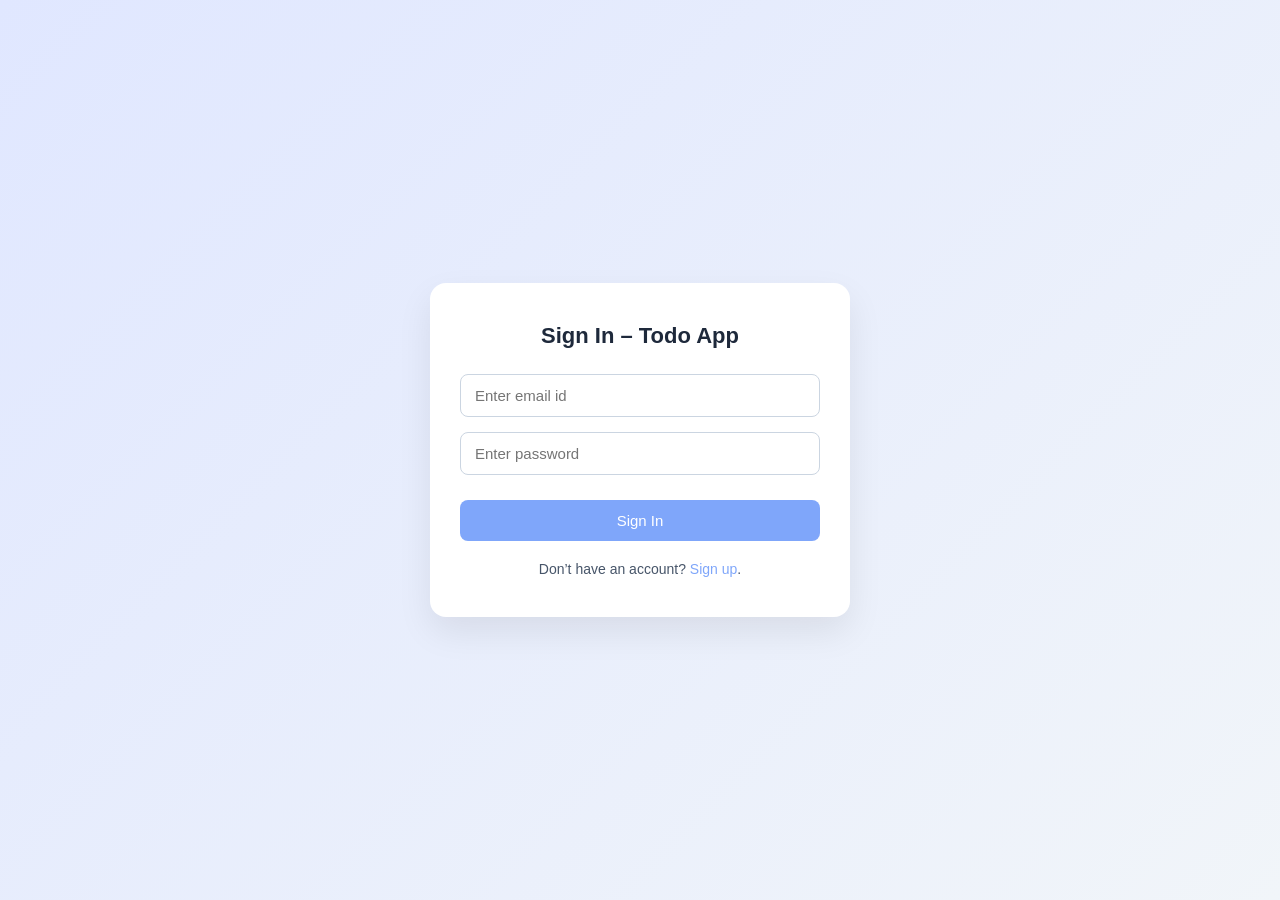
<file: index.html>
<!DOCTYPE html>
<html lang="en">

<head>
  <meta charset="UTF-8">
  <meta name="viewport" content="width=device-width, initial-scale=1.0">
  <link rel="stylesheet" href="styles.css">
  <title>Todo App</title>

</head>

<body>
  <div class="main">
    <div class="inputs">
      <h2>Sign In – Todo App
      </h2>
      <input type="email" placeholder="Enter email id" required>
      <input type="password" placeholder="Enter password" required>
      <button id="loginbutton">Sign In</button>
    </div>
    <p>Don’t have an account? <span><a href="register.html">Sign up</a>.</span></p>
  </div>
  <script src="login.js"></script>
</body>

</html>
</file>
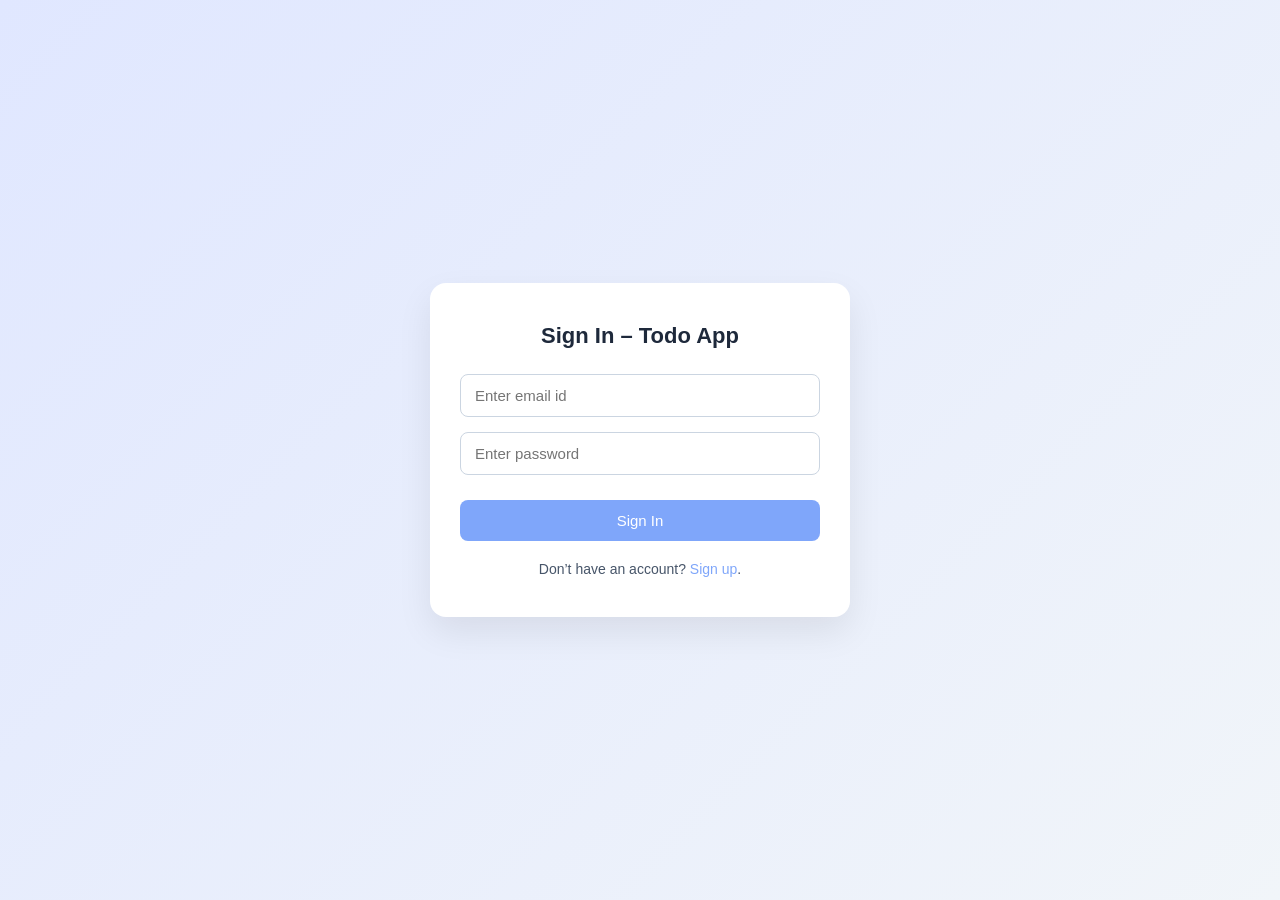
<file: dashboard.html>
<!DOCTYPE html>
<html lang="en">

<head>
  <meta charset="UTF-8">
  <meta name="viewport" content="width=device-width, initial-scale=1.0">
  <link rel="stylesheet" href="dashboard.css">
  <title>Task Manager Dashboard | Simple Todo App
  </title>

</head>

<body>

  <div class="main">
    <div class="leftmain">
      <div class="sidebar">

        <button id="completed">Completed</button>
        <button id="pending">Pending</button>
        <button id="alltasks">All</button>
      </div>
      <div class="inputs">
        <h2>Add New Task</h2>
        <input type="text" name="tskname" placeholder="Task Title" id="tasktitle" required>
        <textarea name="description" id="taskdescription" placeholder="Task Description" required></textarea>
        <button class="taskButton" onclick="addTasks()"> + Add Task</button>
      </div>

    </div>
    <div class="tsk" id="tskmainarea">
      <h3>Your Tasks</h3>
      <div class="tasks" id="tasksarea">

      </div>
    </div>
    <button id="logout">Logout</button>
  </div>


  <script src="dashboard.js"></script>
</body>

</html>
</file>
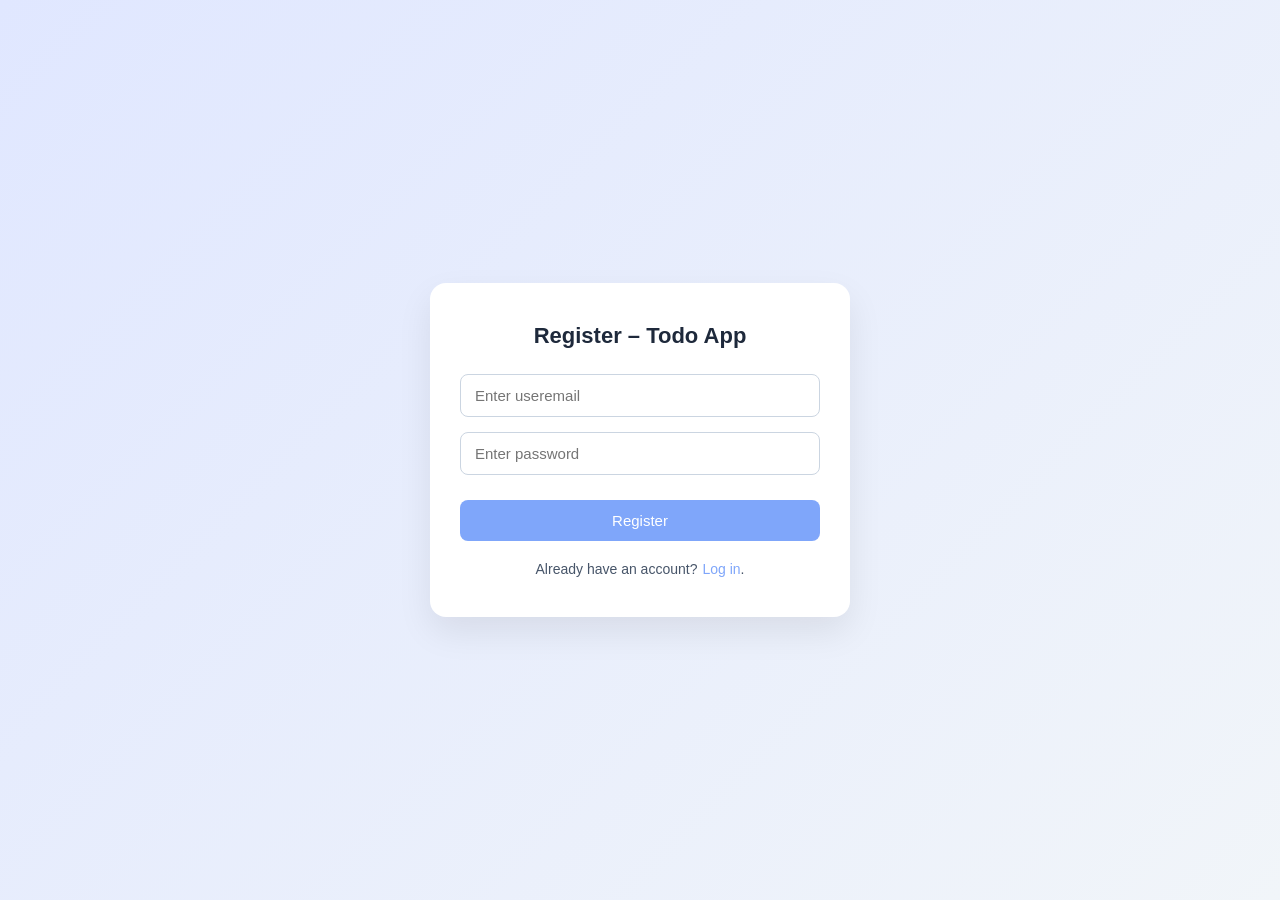
<file: register.html>
<!DOCTYPE html>
<html lang="en">

<head>
  <meta charset="UTF-8">
  <meta name="viewport" content="width=device-width, initial-scale=1.0">
  <link rel="stylesheet" href="register.css">
  <title>Register</title>


</head>

<body>
  <div class="main">
    <div class="inputs">
      <h2>Register – Todo App
      </h2>
      <input type="email" name="Email" id="rgeinput" placeholder="Enter useremail" required>
      <input type="password" name="psd" id="rgpsd" placeholder="Enter password" required>
      <button id="rgbtn">Register</button>
    </div>
    <p>Already have an account?<span><a href="index.html">Log in</a>.</span></p>
  </div>
  <script src="register.js"></script>
</body>

</html>
</file>
<file: styles.css>
/* ============================= */
/* ===== Global Reset ===== */
/* ============================= */

* {
  margin: 0;
  padding: 0;
  box-sizing: border-box;
}

body {
  font-family:
    -apple-system, BlinkMacSystemFont, "Segoe UI", Roboto, sans-serif;
  background: linear-gradient(135deg, #e0e7ff, #f1f5f9);
  min-height: 100vh;
  display: flex;
  justify-content: center;
  align-items: center;
  padding: 20px;
}

/* ============================= */
/* ===== Main Container ===== */
/* ============================= */

.main {
  width: 100%;
  max-width: 420px;
  background: #ffffff;
  padding: 40px 30px;
  border-radius: 16px;
  box-shadow: 0 15px 35px rgba(0, 0, 0, 0.08);
  display: flex;
  flex-direction: column;
  gap: 20px;
}

.inputs {
  display: flex;
  flex-direction: column;
  gap: 15px;
}

.inputs h2 {
  font-size: 22px;
  font-weight: 600;
  text-align: center;
  margin-bottom: 10px;
  color: #1e293b;
}

/* Inputs */

.inputs input {
  padding: 12px 14px;
  border-radius: 8px;
  border: 1px solid #cbd5e1;
  font-size: 15px;
  transition: 0.3s ease;
}

.inputs input:focus {
  outline: none;
  border-color: #7fa6fa;
  box-shadow: 0 0 0 2px rgba(127, 166, 250, 0.2);
}

/* Button */

#loginbutton {
  margin-top: 10px;
  padding: 12px;
  border-radius: 8px;
  border: none;
  font-size: 15px;
  font-weight: 500;
  background: #7fa6fa;
  color: white;
  cursor: pointer;
  transition: 0.3s ease;
}

#loginbutton:hover {
  background: #5d8ef7;
  transform: translateY(-2px);
}

.main p {
  text-align: center;
  font-size: 14px;
  color: #475569;
}

.main a {
  text-decoration: none;
  color: #7fa6fa;
  font-weight: 500;
  transition: 0.3s ease;
}

.main a:hover {
  text-decoration: underline;
}

@media (max-width: 480px) {
  .main {
    padding: 30px 20px;
  }

  .inputs h2 {
    font-size: 18px;
  }
}
</file>
<file: dashboard.css>
/* ============================= */
/* ===== Global Styles ===== */
/* ============================= */

* {
  margin: 0;
  padding: 0;
  box-sizing: border-box;
}

body {
  font-family:
    -apple-system, BlinkMacSystemFont, "Segoe UI", Roboto, sans-serif;
  background: #f1f5f9;
  min-height: 100vh;
  display: flex;
  justify-content: center;
  align-items: flex-start;
  padding: 30px 15px;
}

.main {
  width: 100%;
  max-width: 1200px;
  display: grid;
  grid-template-columns: 1fr 1fr;
  gap: 30px;
  position: relative;
  margin-top: 40px;
}

.leftmain {
  display: flex;
  flex-direction: column;
  gap: 25px;
}

/* Sidebar */
.sidebar {
  background: #ffffff;
  padding: 20px;
  border-radius: 12px;
  display: flex;
  gap: 15px;
  justify-content: space-between;
  box-shadow: 0 5px 15px rgba(0, 0, 0, 0.05);
}

.sidebar button {
  flex: 1;
  padding: 10px;
  font-size: 15px;
  border: none;
  border-radius: 8px;
  background: #e2e8f0;
  cursor: pointer;
  transition: 0.3s ease;
}

.sidebar button:hover {
  background: #7fa6fa;
  color: white;
}

/* Inputs Section */
.inputs {
  background: #ffffff;
  padding: 25px;
  border-radius: 12px;
  display: flex;
  flex-direction: column;
  gap: 15px;
  box-shadow: 0 5px 15px rgba(0, 0, 0, 0.05);
}

.inputs h2 {
  font-size: 20px;
  font-weight: 600;
  margin-bottom: 10px;
}

.inputs input,
.inputs textarea {
  padding: 12px;
  border-radius: 8px;
  border: 1px solid #cbd5e1;
  font-size: 15px;
  transition: 0.2s ease;
}

.inputs input:focus,
.inputs textarea:focus {
  outline: none;
  border-color: #7fa6fa;
}

.inputs textarea {
  resize: none;
  min-height: 80px;
}

.inputs button {
  margin-top: 10px;
  padding: 12px;
  border-radius: 8px;
  border: none;
  font-size: 15px;
  background: #7fa6fa;
  color: white;
  cursor: pointer;
  transition: 0.3s ease;
}

.inputs button:hover {
  background: #5d8ef7;
}

.tsk {
  background: #ffffff;
  padding: 25px;
  border-radius: 12px;
  display: flex;
  flex-direction: column;
  gap: 20px;
  box-shadow: 0 5px 15px rgba(0, 0, 0, 0.05);
}

.tsk h3 {
  font-size: 20px;
  font-weight: 600;
}

.tasks {
  overflow-y: auto;
  height: 65vh;
  display: flex;
  flex-direction: column;
  gap: 15px;
}

/* Task Card */
.task-style {
  background: #f8fafc;
  padding: 15px;
  border-radius: 10px;
  border: 1px solid #e2e8f0;
  transition: 0.2s ease;
}

.task-style:hover {
  transform: translateY(-2px);
  box-shadow: 0 6px 15px rgba(0, 0, 0, 0.05);
}

.task-style h4 {
  font-size: 16px;
  margin-bottom: 5px;
}

.task-style p {
  font-size: 14px;
}

.task-actions {
  display: flex;
  gap: 10px;
  margin-top: 10px;
}

.task-style button {
  padding: 6px 10px;
  border-radius: 6px;
  border: none;
  font-size: 13px;
  cursor: pointer;
  background: #7fa6fa;
  color: white;
}

#logout {
  position: absolute;
  top: -60px;
  right: 0;
  padding: 8px 14px;
  border-radius: 8px;
  border: none;
  background: #ef4444;
  color: white;
  cursor: pointer;
  transition: 0.3s ease;
}

#logout:hover {
  background: #dc2626;
}

@media (max-width: 992px) {
  .main {
    grid-template-columns: 1fr;
  }

  #logout {
    position: static;
    margin-bottom: 20px;
    align-self: flex-end;
  }

  .tasks {
    height: 50vh;
  }
}

@media (max-width: 576px) {
  body {
    padding: 15px;
  }

  .sidebar {
    flex-direction: column;
  }

  .sidebar button {
    width: 100%;
  }
}
</file>
<file: register.css>
* {
  margin: 0;
  padding: 0;
  box-sizing: border-box;
}

body {
  font-family:
    -apple-system, BlinkMacSystemFont, "Segoe UI", Roboto, sans-serif;
  background: linear-gradient(135deg, #e0e7ff, #f1f5f9);
  min-height: 100vh;
  display: flex;
  justify-content: center;
  align-items: center;
  padding: 20px;
}

.main {
  width: 100%;
  max-width: 420px;
  background: #ffffff;
  padding: 40px 30px;
  border-radius: 16px;
  box-shadow: 0 15px 35px rgba(0, 0, 0, 0.08);
  display: flex;
  flex-direction: column;
  gap: 20px;
}

.inputs {
  display: flex;
  flex-direction: column;
  gap: 15px;
}

.inputs h2 {
  font-size: 22px;
  font-weight: 600;
  text-align: center;
  margin-bottom: 10px;
  color: #1e293b;
}

/* ===== Inputs ===== */

.inputs input {
  padding: 12px 14px;
  border-radius: 8px;
  border: 1px solid #cbd5e1;
  font-size: 15px;
  transition: 0.3s ease;
}

.inputs input:focus {
  outline: none;
  border-color: #7fa6fa;
  box-shadow: 0 0 0 2px rgba(127, 166, 250, 0.2);
}

/* ===== Register Button ===== */

#rgbtn {
  margin-top: 10px;
  padding: 12px;
  border-radius: 8px;
  border: none;
  font-size: 15px;
  font-weight: 500;
  background: #7fa6fa;
  color: white;
  cursor: pointer;
  transition: 0.3s ease;
}

#rgbtn:hover {
  background: #5d8ef7;
  transform: translateY(-2px);
}

.main p {
  text-align: center;
  font-size: 14px;
  color: #475569;
}

.main a {
  text-decoration: none;
  color: #7fa6fa;
  font-weight: 500;
  transition: 0.3s ease;
  margin-left: 5px;
}

.main a:hover {
  text-decoration: underline;
}

@media (max-width: 480px) {
  .main {
    padding: 30px 20px;
  }

  .inputs h2 {
    font-size: 18px;
  }
}
</file>
